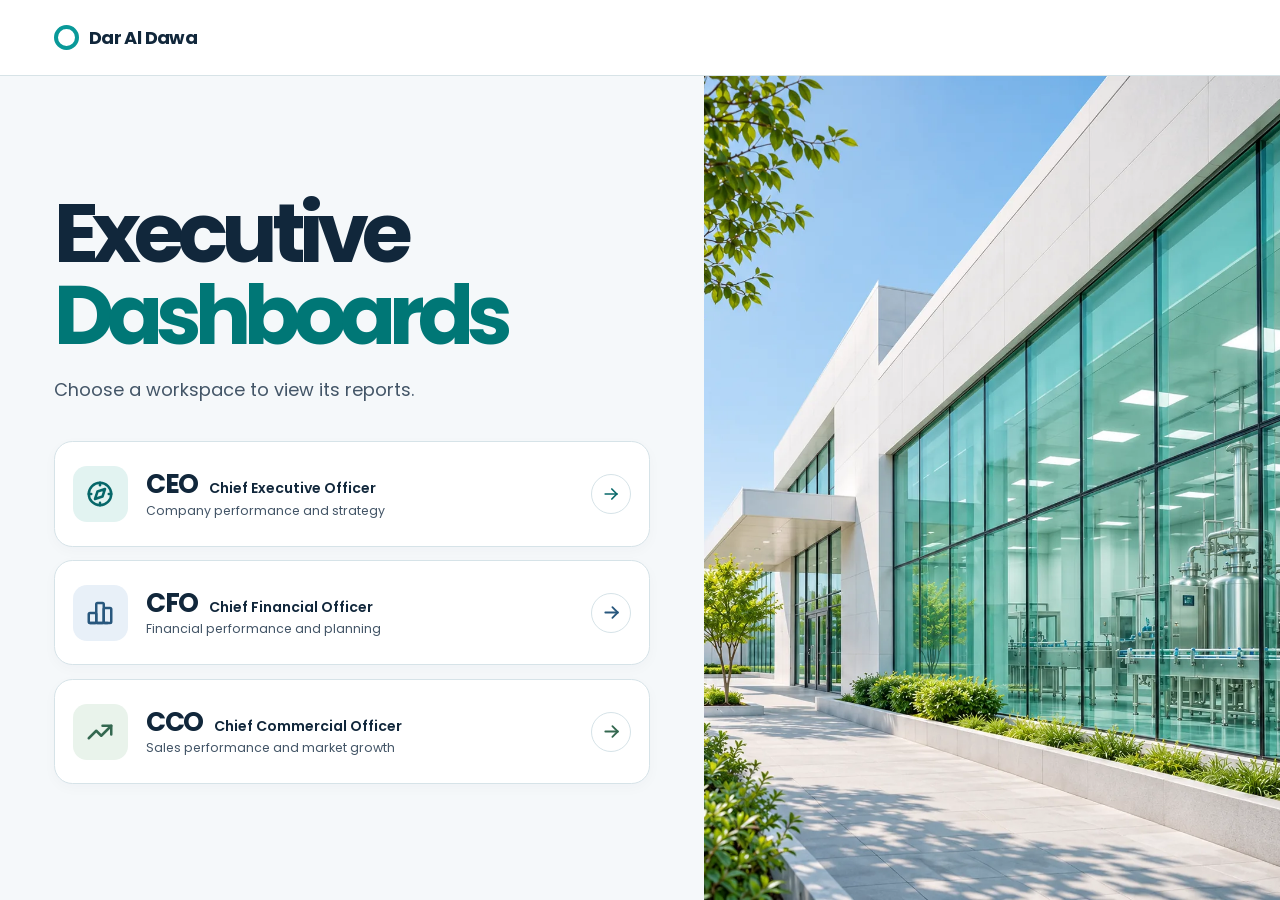
<file: index.html>
<!doctype html>
<html lang="en">
<head>
  <meta charset="utf-8">
  <meta name="viewport" content="width=device-width, initial-scale=1">
  <meta name="theme-color" content="#f5f8fa">
  <title>Executive Dashboards | Dar Al Dawa</title>
  <link rel="stylesheet" href="assets/executive.css">
</head>
<body>
  <header class="masthead">
    <span class="brand">Dar Al Dawa</span>
  </header>
  <main class="portal">
    <section class="content" aria-labelledby="portal-title">
      <h1 id="portal-title">Executive <span>Dashboards</span></h1>
      <p class="intro">Choose a workspace to view its reports.</p>
      <nav aria-label="Executive workspaces">
        <ul class="workspaces">
          <li>
            <a class="workspace workspace--ceo" href="./CEO/" aria-labelledby="ceo-title" aria-describedby="ceo-scope">
              <span class="workspace-icon icon-compass" aria-hidden="true"></span>
              <span class="workspace-copy">
                <span class="workspace-title" id="ceo-title"><strong>CEO</strong> <span>Chief Executive Officer</span></span>
                <span class="scope" id="ceo-scope">Company performance and strategy</span>
              </span>
              <span class="workspace-arrow" aria-hidden="true"></span>
            </a>
          </li>
          <li>
            <a class="workspace workspace--cfo" href="./CFO/" aria-labelledby="cfo-title" aria-describedby="cfo-scope">
              <span class="workspace-icon icon-chart" aria-hidden="true"></span>
              <span class="workspace-copy">
                <span class="workspace-title" id="cfo-title"><strong>CFO</strong> <span>Chief Financial Officer</span></span>
                <span class="scope" id="cfo-scope">Financial performance and planning</span>
              </span>
              <span class="workspace-arrow" aria-hidden="true"></span>
            </a>
          </li>
          <li>
            <a class="workspace workspace--cco" href="./CCO/" aria-labelledby="cco-title" aria-describedby="cco-scope">
              <span class="workspace-icon icon-growth" aria-hidden="true"></span>
              <span class="workspace-copy">
                <span class="workspace-title" id="cco-title"><strong>CCO</strong> <span>Chief Commercial Officer</span></span>
                <span class="scope" id="cco-scope">Sales performance and market growth</span>
              </span>
              <span class="workspace-arrow" aria-hidden="true"></span>
            </a>
          </li>
        </ul>
      </nav>
    </section>
    <div class="facility">
      <img src="assets/dad-facility.webp" alt="" fetchpriority="high">
    </div>
  </main>
</body>
</html>
</file>
<file: assets/executive.css>
@import url('https://fonts.googleapis.com/css2?family=Poppins:wght@400;500;600;700&display=swap');

:root {
  color-scheme: light;
  font-family: Poppins, system-ui, sans-serif;
  --paper: #f5f8fa;
  --ink: #11273b;
  --muted: #435567;
  --brand: #099999;
  --teal: #007776;
  --header-height: 76px;
  --gutter: clamp(2rem, 4.2vw, 5rem);
}

* { box-sizing: border-box; }
body { margin: 0; color: var(--ink); background: var(--paper); }
.masthead {
  display: flex;
  align-items: center;
  min-height: var(--header-height);
  padding-inline: var(--gutter);
  background: #fff;
  border-bottom: 1px solid #d7e3e7;
}
.brand {
  display: inline-flex;
  align-items: center;
  gap: .65rem;
  font-size: 1.12rem;
  font-weight: 700;
  letter-spacing: -.035em;
}
.brand::before {
  content: "";
  width: 1.05rem;
  height: 1.05rem;
  border: .29rem solid var(--brand);
  border-radius: 50%;
}

.portal {
  display: grid;
  grid-template-columns: minmax(0, 55%) minmax(0, 45%);
  min-height: calc(100svh - var(--header-height));
}
.content {
  align-self: center;
  min-width: 0;
  width: min(100%, 57rem);
  padding: clamp(2.5rem, 5.5vh, 5rem) var(--gutter);
  justify-self: end;
}
h1 {
  margin: 0;
  color: var(--ink);
  font-size: clamp(2.85rem, 6.5vw, 7rem);
  font-weight: 700;
  line-height: .99;
  letter-spacing: -.082em;
}
h1 span { display: block; color: var(--teal); }
.intro {
  margin: 1.2rem 0 0;
  color: var(--muted);
  font-size: clamp(.96rem, 1.4vw, 1.24rem);
}
.workspaces {
  display: grid;
  gap: .85rem;
  margin: clamp(1.75rem, 4.3vh, 3.2rem) 0 0;
  padding: 0;
  list-style: none;
}
.workspace {
  --accent: #066769;
  --wash: #e2f3f1;
  display: grid;
  grid-template-columns: auto minmax(0, 1fr) auto;
  align-items: center;
  gap: clamp(.7rem, 1.4vw, 1.35rem);
  min-height: clamp(5.65rem, 11.7vh, 7.6rem);
  padding: .88rem clamp(.9rem, 1.4vw, 1.3rem);
  color: inherit;
  background: #fff;
  border: 1px solid #d6e3e8;
  border-radius: 1.15rem;
  box-shadow: 0 4px 14px #12364b07;
  text-decoration: none;
  transition: border-color .2s ease, background-color .2s ease, box-shadow .2s ease, transform .2s ease;
}
.workspace--cfo { --accent: #28577d; --wash: #e8f0f8; }
.workspace--cco { --accent: #346850; --wash: #e9f3eb; }
.workspace-icon {
  display: grid;
  width: clamp(2.6rem, 4.35vw, 4rem);
  aspect-ratio: 1;
  place-items: center;
  color: var(--accent);
  background: var(--wash);
  border-radius: .88rem;
}
.workspace-icon::before, .workspace-arrow::before {
  content: "";
  width: 54%;
  aspect-ratio: 1;
  background: currentColor;
  mask: var(--icon) center / contain no-repeat;
}
/* Tabler Icons (MIT)
MIT License

Copyright (c) 2020-2026 Paweł Kuna

Permission is hereby granted, free of charge, to any person obtaining a copy
of this software and associated documentation files (the "Software"), to deal
in the Software without restriction, including without limitation the rights
to use, copy, modify, merge, publish, distribute, sublicense, and/or sell
copies of the Software, and to permit persons to whom the Software is
furnished to do so, subject to the following conditions:

The above copyright notice and this permission notice shall be included in all
copies or substantial portions of the Software.

THE SOFTWARE IS PROVIDED "AS IS", WITHOUT WARRANTY OF ANY KIND, EXPRESS OR
IMPLIED, INCLUDING BUT NOT LIMITED TO THE WARRANTIES OF MERCHANTABILITY,
FITNESS FOR A PARTICULAR PURPOSE AND NONINFRINGEMENT. IN NO EVENT SHALL THE
AUTHORS OR COPYRIGHT HOLDERS BE LIABLE FOR ANY CLAIM, DAMAGES OR OTHER
LIABILITY, WHETHER IN AN ACTION OF CONTRACT, TORT OR OTHERWISE, ARISING FROM,
OUT OF OR IN CONNECTION WITH THE SOFTWARE OR THE USE OR OTHER DEALINGS IN THE
SOFTWARE.
*/
.icon-compass { --icon: url("data:image/svg+xml,%3Csvg%0A%20%20xmlns%3D%22http%3A%2F%2Fwww.w3.org%2F2000%2Fsvg%22%0A%20%20width%3D%2224%22%0A%20%20height%3D%2224%22%0A%20%20viewBox%3D%220%200%2024%2024%22%0A%20%20fill%3D%22none%22%0A%20%20stroke%3D%22currentColor%22%0A%20%20stroke-width%3D%222%22%0A%20%20stroke-linecap%3D%22round%22%0A%20%20stroke-linejoin%3D%22round%22%0A%3E%3Cpath%20d%3D%22M8%2016l2%20-6l6%20-2l-2%206l-6%202%22%20%2F%3E%3Cpath%20d%3D%22M3%2012a9%209%200%201%200%2018%200a9%209%200%201%200%20-18%200%22%20%2F%3E%3Cpath%20d%3D%22M12%203l0%202%22%20%2F%3E%3Cpath%20d%3D%22M12%2019l0%202%22%20%2F%3E%3Cpath%20d%3D%22M3%2012l2%200%22%20%2F%3E%3Cpath%20d%3D%22M19%2012l2%200%22%20%2F%3E%3C%2Fsvg%3E"); }
.icon-chart { --icon: url("data:image/svg+xml,%3Csvg%0A%20%20xmlns%3D%22http%3A%2F%2Fwww.w3.org%2F2000%2Fsvg%22%0A%20%20width%3D%2224%22%0A%20%20height%3D%2224%22%0A%20%20viewBox%3D%220%200%2024%2024%22%0A%20%20fill%3D%22none%22%0A%20%20stroke%3D%22currentColor%22%0A%20%20stroke-width%3D%222%22%0A%20%20stroke-linecap%3D%22round%22%0A%20%20stroke-linejoin%3D%22round%22%0A%3E%3Cpath%20d%3D%22M3%2013a1%201%200%200%201%201%20-1h4a1%201%200%200%201%201%201v6a1%201%200%200%201%20-1%201h-4a1%201%200%200%201%20-1%20-1l0%20-6%22%20%2F%3E%3Cpath%20d%3D%22M15%209a1%201%200%200%201%201%20-1h4a1%201%200%200%201%201%201v10a1%201%200%200%201%20-1%201h-4a1%201%200%200%201%20-1%20-1l0%20-10%22%20%2F%3E%3Cpath%20d%3D%22M9%205a1%201%200%200%201%201%20-1h4a1%201%200%200%201%201%201v14a1%201%200%200%201%20-1%201h-4a1%201%200%200%201%20-1%20-1l0%20-14%22%20%2F%3E%3Cpath%20d%3D%22M4%2020h14%22%20%2F%3E%3C%2Fsvg%3E"); }
.icon-growth { --icon: url("data:image/svg+xml,%3Csvg%0A%20%20xmlns%3D%22http%3A%2F%2Fwww.w3.org%2F2000%2Fsvg%22%0A%20%20width%3D%2224%22%0A%20%20height%3D%2224%22%0A%20%20viewBox%3D%220%200%2024%2024%22%0A%20%20fill%3D%22none%22%0A%20%20stroke%3D%22currentColor%22%0A%20%20stroke-width%3D%222%22%0A%20%20stroke-linecap%3D%22round%22%0A%20%20stroke-linejoin%3D%22round%22%0A%3E%3Cpath%20d%3D%22M3%2017l6%20-6l4%204l8%20-8%22%20%2F%3E%3Cpath%20d%3D%22M14%207l7%200l0%207%22%20%2F%3E%3C%2Fsvg%3E"); }
.workspace-arrow { --icon: url("data:image/svg+xml,%3Csvg%0A%20%20xmlns%3D%22http%3A%2F%2Fwww.w3.org%2F2000%2Fsvg%22%0A%20%20width%3D%2224%22%0A%20%20height%3D%2224%22%0A%20%20viewBox%3D%220%200%2024%2024%22%0A%20%20fill%3D%22none%22%0A%20%20stroke%3D%22currentColor%22%0A%20%20stroke-width%3D%222%22%0A%20%20stroke-linecap%3D%22round%22%0A%20%20stroke-linejoin%3D%22round%22%0A%3E%3Cpath%20d%3D%22M5%2012l14%200%22%20%2F%3E%3Cpath%20d%3D%22M13%2018l6%20-6%22%20%2F%3E%3Cpath%20d%3D%22M13%206l6%206%22%20%2F%3E%3C%2Fsvg%3E"); }
.workspace-copy { display: grid; gap: .12rem; }
.workspace-title {
  display: flex;
  flex-wrap: wrap;
  align-items: baseline;
  column-gap: .72rem;
  font-size: clamp(.77rem, 1.1vw, 1rem);
  font-weight: 600;
  line-height: 1.32;
}
.workspace-title strong {
  font-size: clamp(1.3rem, 2.05vw, 1.94rem);
  font-weight: 700;
  letter-spacing: -.062em;
  line-height: 1.2;
}
.scope {
  color: var(--muted);
  font-size: clamp(.74rem, .97vw, .9rem);
  line-height: 1.45;
}
.workspace-arrow {
  display: grid;
  width: clamp(2.05rem, 3.15vw, 2.85rem);
  aspect-ratio: 1;
  place-items: center;
  color: var(--accent);
  background: #fff;
  border: 1px solid #d6e3e8;
  border-radius: 50%;
  transition: color .2s ease, background-color .2s ease, border-color .2s ease;
}
.workspace:focus-visible { outline: 3px solid var(--teal); outline-offset: 3px; }
.workspace:focus-visible .workspace-arrow { color: #fff; background: var(--accent); border-color: var(--accent); }
@media (hover: hover) {
  .workspace:hover {
    transform: translateY(-2px);
    border-color: var(--accent);
    box-shadow: 0 9px 20px #12364b12;
  }
  .workspace:hover .workspace-arrow { color: #fff; background: var(--accent); border-color: var(--accent); }
}
.facility { position: relative; min-width: 0; overflow: hidden; background: #dcebed; }
.facility img {
  position: absolute;
  width: 100%;
  height: 100%;
  object-fit: cover;
  object-position: center;
}

@media (max-width: 760px) {
  :root { --header-height: 62px; --gutter: clamp(1.1rem, 5vw, 2rem); }
  .portal { grid-template-columns: minmax(0, 1fr); min-height: 0; }
  .content { justify-self: center; padding-block: 2.3rem 2rem; }
  h1 { font-size: clamp(2.6rem, 11.5vw, 5.35rem); }
  .intro { margin-top: .9rem; }
  .workspaces { margin-top: 1.55rem; gap: .65rem; }
  .workspace { min-height: 5.25rem; padding-block: .65rem; border-radius: 1rem; }
  .facility { min-height: clamp(9rem, 33vw, 14rem); }
  .facility img { object-position: center 51%; }
}
@media (max-width: 370px) {
  .workspace { gap: .55rem; padding-inline: .65rem; }
}
@media (prefers-reduced-motion: reduce) {
  .workspace, .workspace-arrow { transition: none; }
  .workspace:hover { transform: none; }
}
</file>
